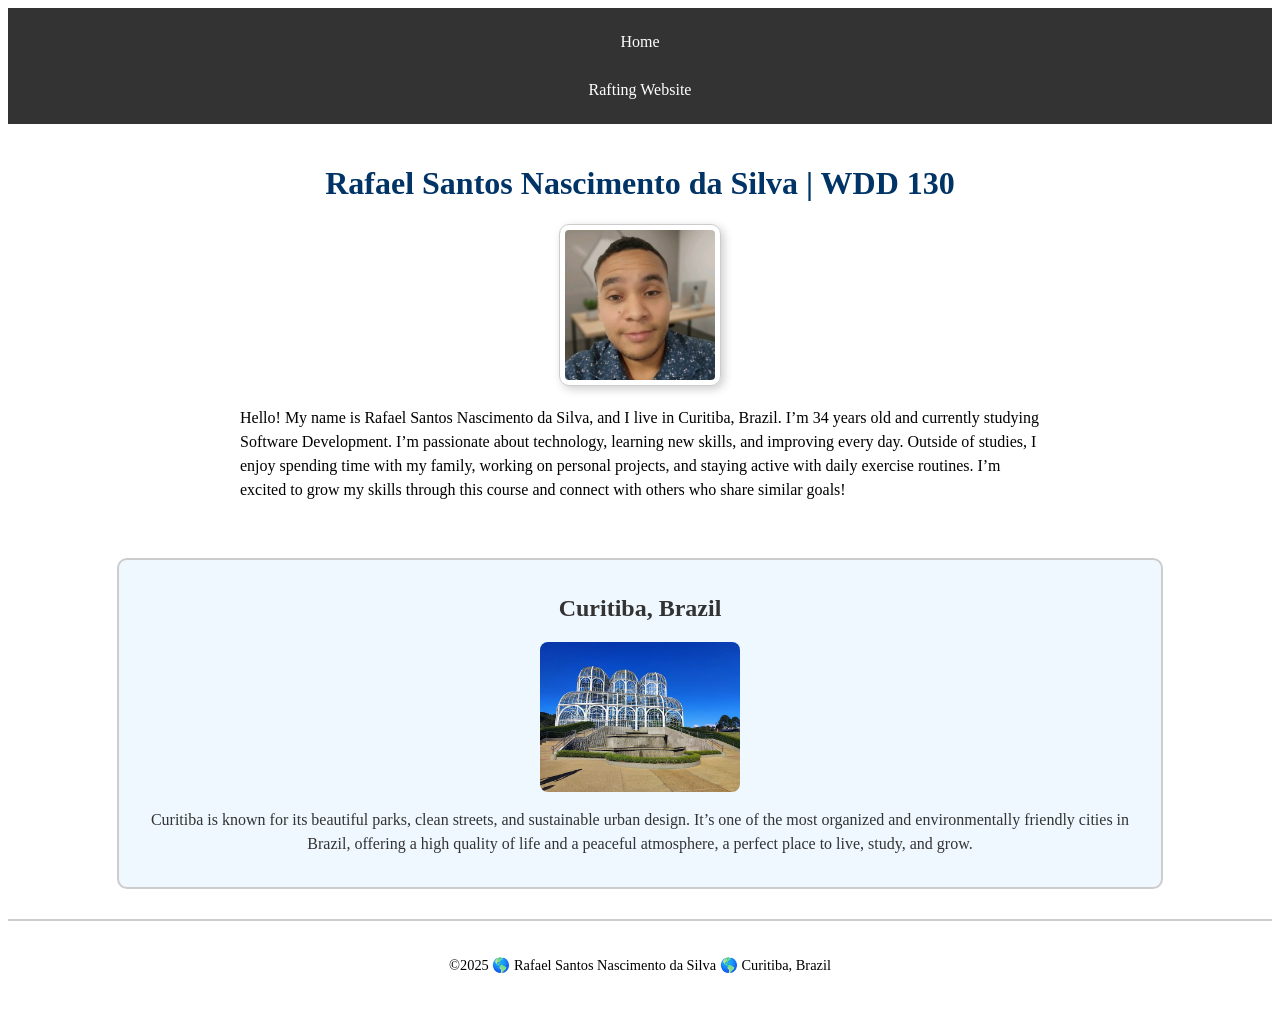
<file: index.html>
<!DOCTYPE html>
<html lang="en-US">
  <head>
    <meta charset="utf-8">
    <meta name="viewport" content="width=device-width, initial-scale=1.0">
    <title>Rafael Santos Nascimento da Silva | WDD 130</title>
    <meta name="description" content="Home page of Rafael Santos Nascimento da Silva for WDD 130.">
    <meta name="author" content="Rafael Santos Nascimento da Silva">
    <link rel="stylesheet" href="styles/styles.css">
  </head>

  <body>
    <header>
      <nav>
        <a href="#">Home</a>
        <a href="wwr/">Rafting Website</a>
      </nav>
    </header>

    <main>
      <h1>Rafael Santos Nascimento da Silva | WDD 130</h1>
      
      <img 
        src="images/profile.jpeg" 
        alt="Hello! My name is Rafael Santos Nascimento da Silva" 
        width="200">
      
      <p>
        Hello! My name is Rafael Santos Nascimento da Silva, and I live in Curitiba, Brazil.
        I’m 34 years old and currently studying Software Development. I’m passionate about 
        technology, learning new skills, and improving every day. Outside of studies, I enjoy 
        spending time with my family, working on personal projects, and staying active with 
        daily exercise routines. I’m excited to grow my skills through this course and connect 
        with others who share similar goals!
      </p>
    </main>

    <aside>
      <h2>Curitiba, Brazil</h2>

      <img src="images/curitiba.webp" alt="Botanical Garden in Curitiba, Brazil">
      
      <p>
        Curitiba is known for its beautiful parks, clean streets, and sustainable urban design. 
        It’s one of the most organized and environmentally friendly cities in Brazil, offering a 
        high quality of life and a peaceful atmosphere, a perfect place to live, study, and grow.
      </p>
    </aside>

    <footer>
      <p>©2025 🌎 Rafael Santos Nascimento da Silva 🌎 Curitiba, Brazil</p>
    </footer>
  </body>
</html>
</file>
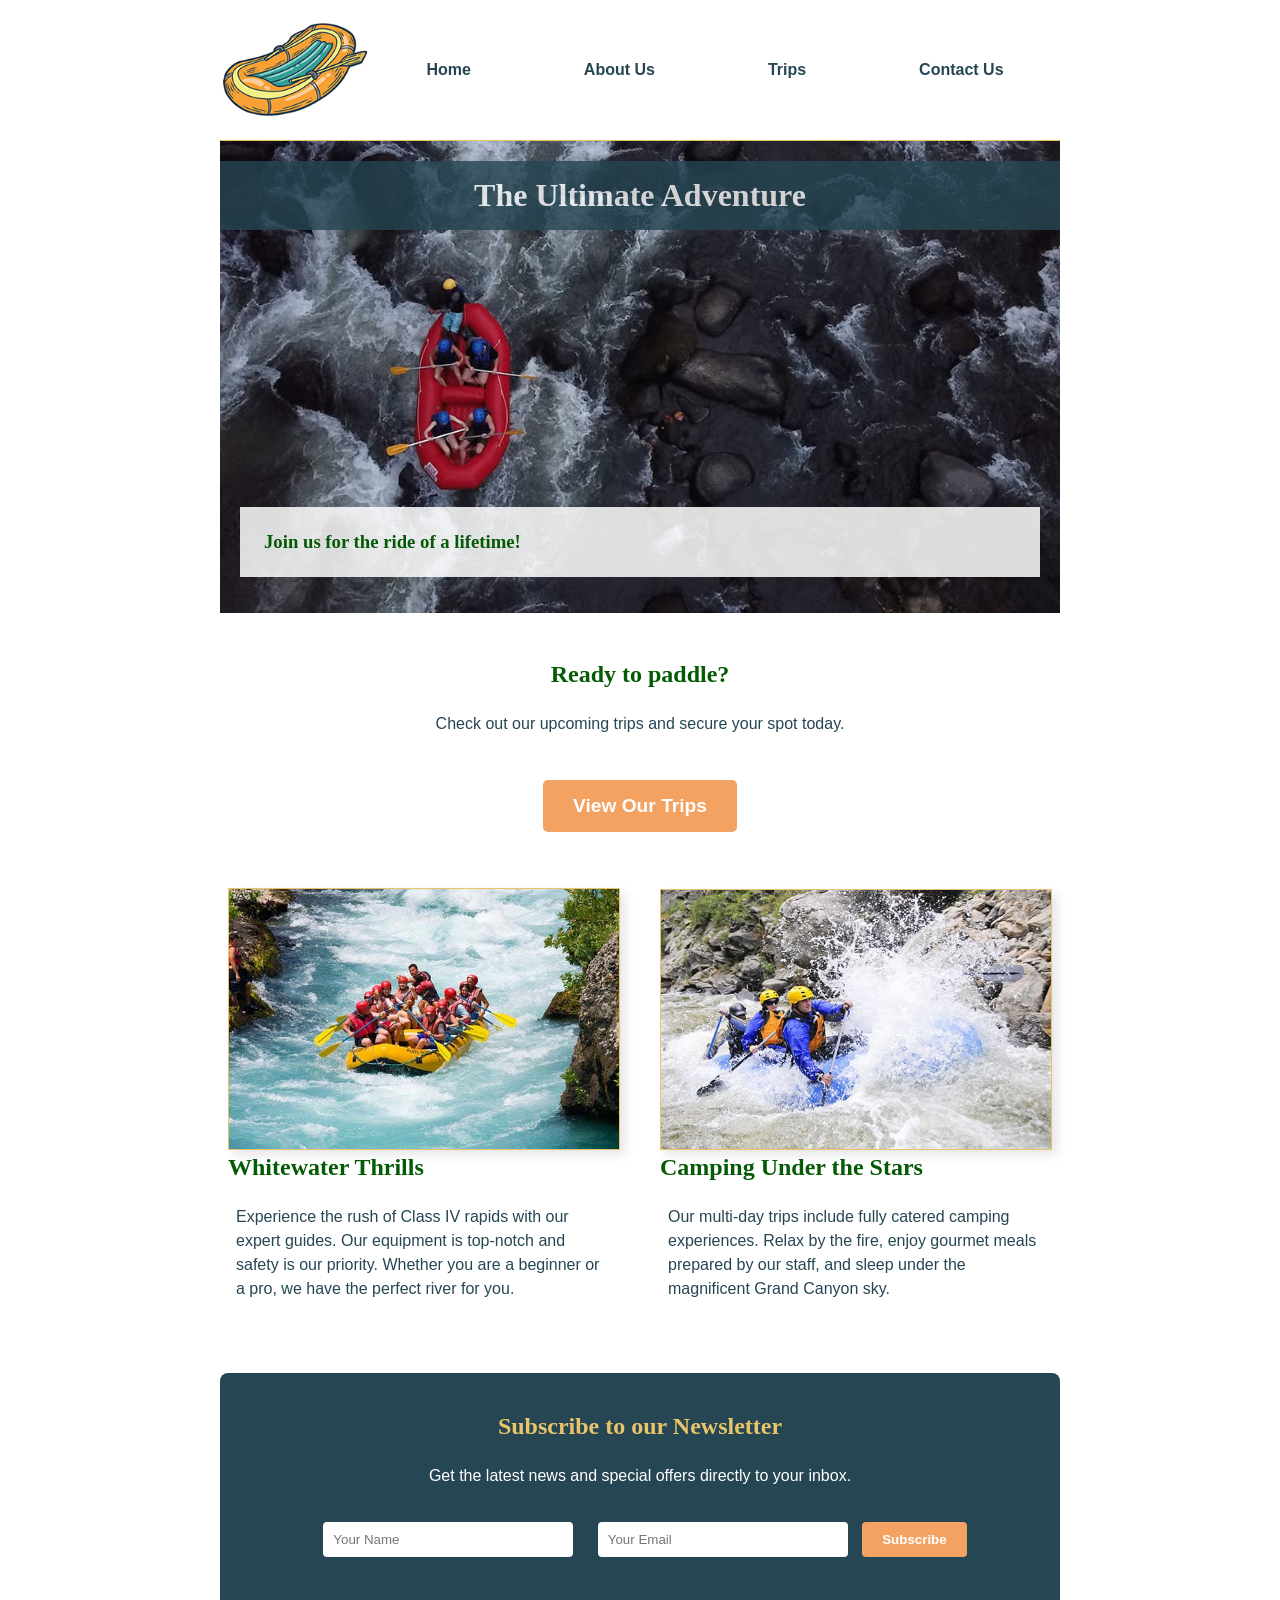
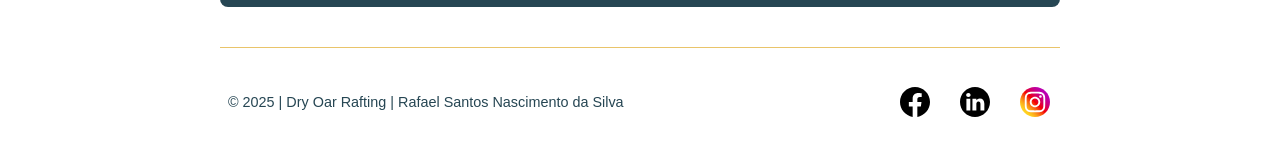
<file: wwr/index.html>
<!DOCTYPE html>
<html lang="en-US">
<head>
    <meta charset="UTF-8">
    <meta name="viewport" content="width=device-width, initial-scale=1.0">
    <title>Home | Dry Oar Rafting</title>
    <meta name="description" content="Welcome to Dry Oar Rafting. Experience the best whitewater rafting adventures in the Grand Canyon.">
    <meta name="author" content="Rafael Santos Nascimento da Silva">
    <link rel="stylesheet" href="styles/rafting.css">
</head>
<body>

    <header>
        <img src="images/sua-logo.png" alt="Dry Oar Rafting Logo">
        <nav>
            <a href="index.html">Home</a>
            <a href="about.html">About Us</a>
            <a href="trips.html">Trips</a>
            <a href="contact.html">Contact Us</a>
        </nav>
    </header>

    <main>
        <div class="hero">
            <img src="images/hero-background.jpg" alt="Rafting Adventure">
            <h1>The Ultimate Adventure</h1>
            <article>
                <h3>Join us for the ride of a lifetime!</h3>
            </article>
        </div>
        
        <div style="text-align: center; margin: 3rem 0;">
            <h2>Ready to paddle?</h2>
            <p>Check out our upcoming trips and secure your spot today.</p>
            <a href="trips.html" class="cta-button">View Our Trips</a>
        </div>

        <section class="home-grid">
            <div class="grid-item">
                <img src="images/adventure1.jpg" alt="Whitewater Rafting Group">
                <h2>Whitewater Thrills</h2>
                <p>Experience the rush of Class IV rapids with our expert guides. Our equipment is top-notch and safety is our priority. Whether you are a beginner or a pro, we have the perfect river for you.</p>
            </div>
            <div class="grid-item">
                <img src="images/adventure2.jpg" alt="Camping by the river">
                <h2>Camping Under the Stars</h2>
                <p>Our multi-day trips include fully catered camping experiences. Relax by the fire, enjoy gourmet meals prepared by our staff, and sleep under the magnificent Grand Canyon sky.</p>
            </div>
        </section>

        <section class="newsletter">
            <h2>Subscribe to our Newsletter</h2>
            <p>Get the latest news and special offers directly to your inbox.</p>
            <form>
                <input type="text" placeholder="Your Name" required>
                <input type="email" placeholder="Your Email" required>
                <button type="submit">Subscribe</button>
            </form>
        </section>

    </main>

    <footer>
        <p>© 2025 | Dry Oar Rafting | Rafael Santos Nascimento da Silva</p>
        <nav class="socialmedia">
            <a href="https://facebook.com" target="_blank">
                <img src="images/facebook-icon.svg" alt="Facebook">
            </a>
            <a href="https://linkedin.com" target="_blank">
                <img src="images/linkedin-icon.svg" alt="LinkedIn">
            </a>
            <a href="https://instagram.com" target="_blank">
                <img src="images/instagram-icon.svg" alt="Instagram">
            </a>
        </nav>
    </footer>

</body>

</html>
</file>
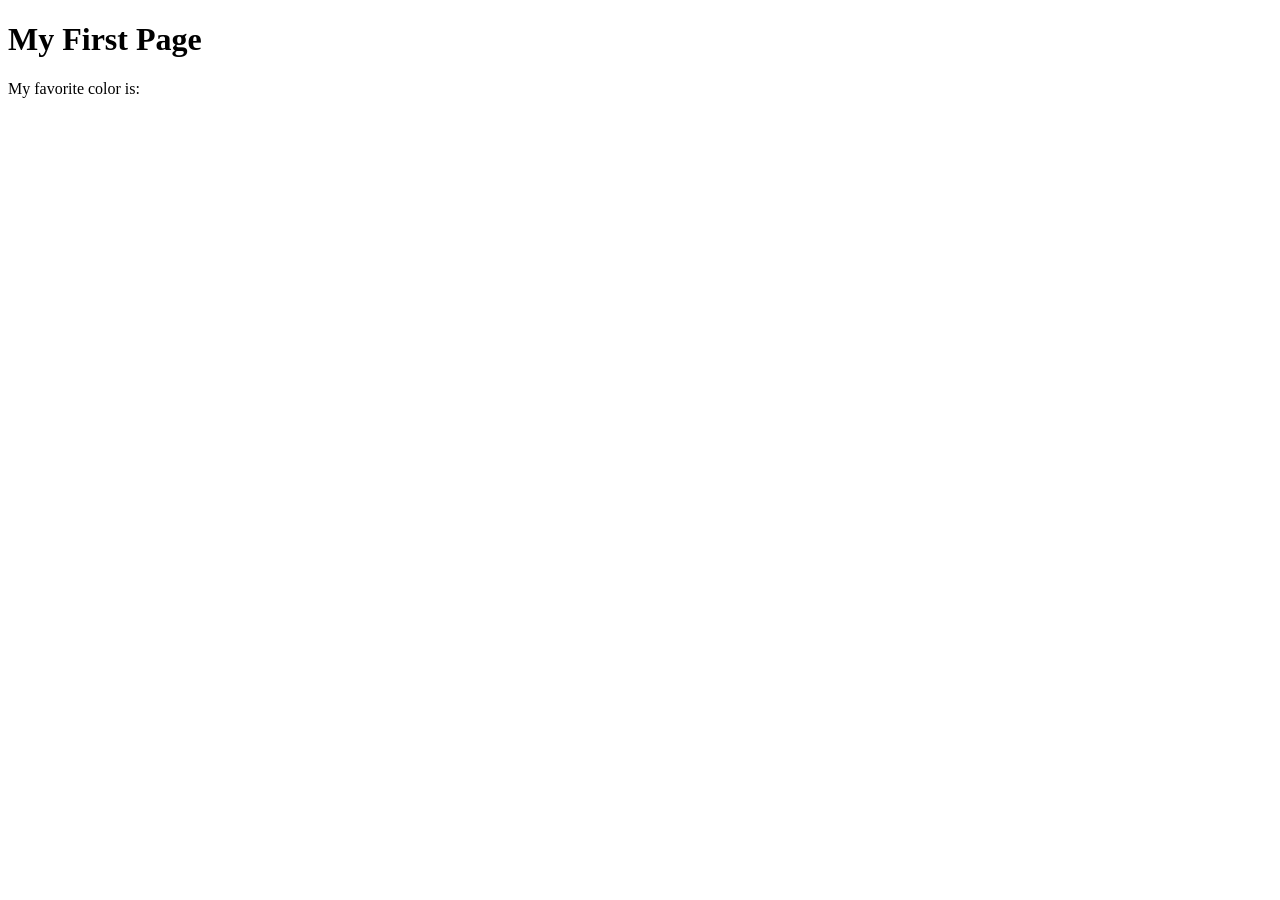
<file: week01/first-page.html>
<!DOCTYPE html>
<html lang="en">
<head>
    <meta charset="UTF-8">
    <meta name="viewport" content="width=device-width, initial-scale=1.0">
    <title>My First Page</title>
</head>
<body>
    <h1>My First Page</h1>
    <p>My favorite color is: </p>
</body>
</html>
</file>
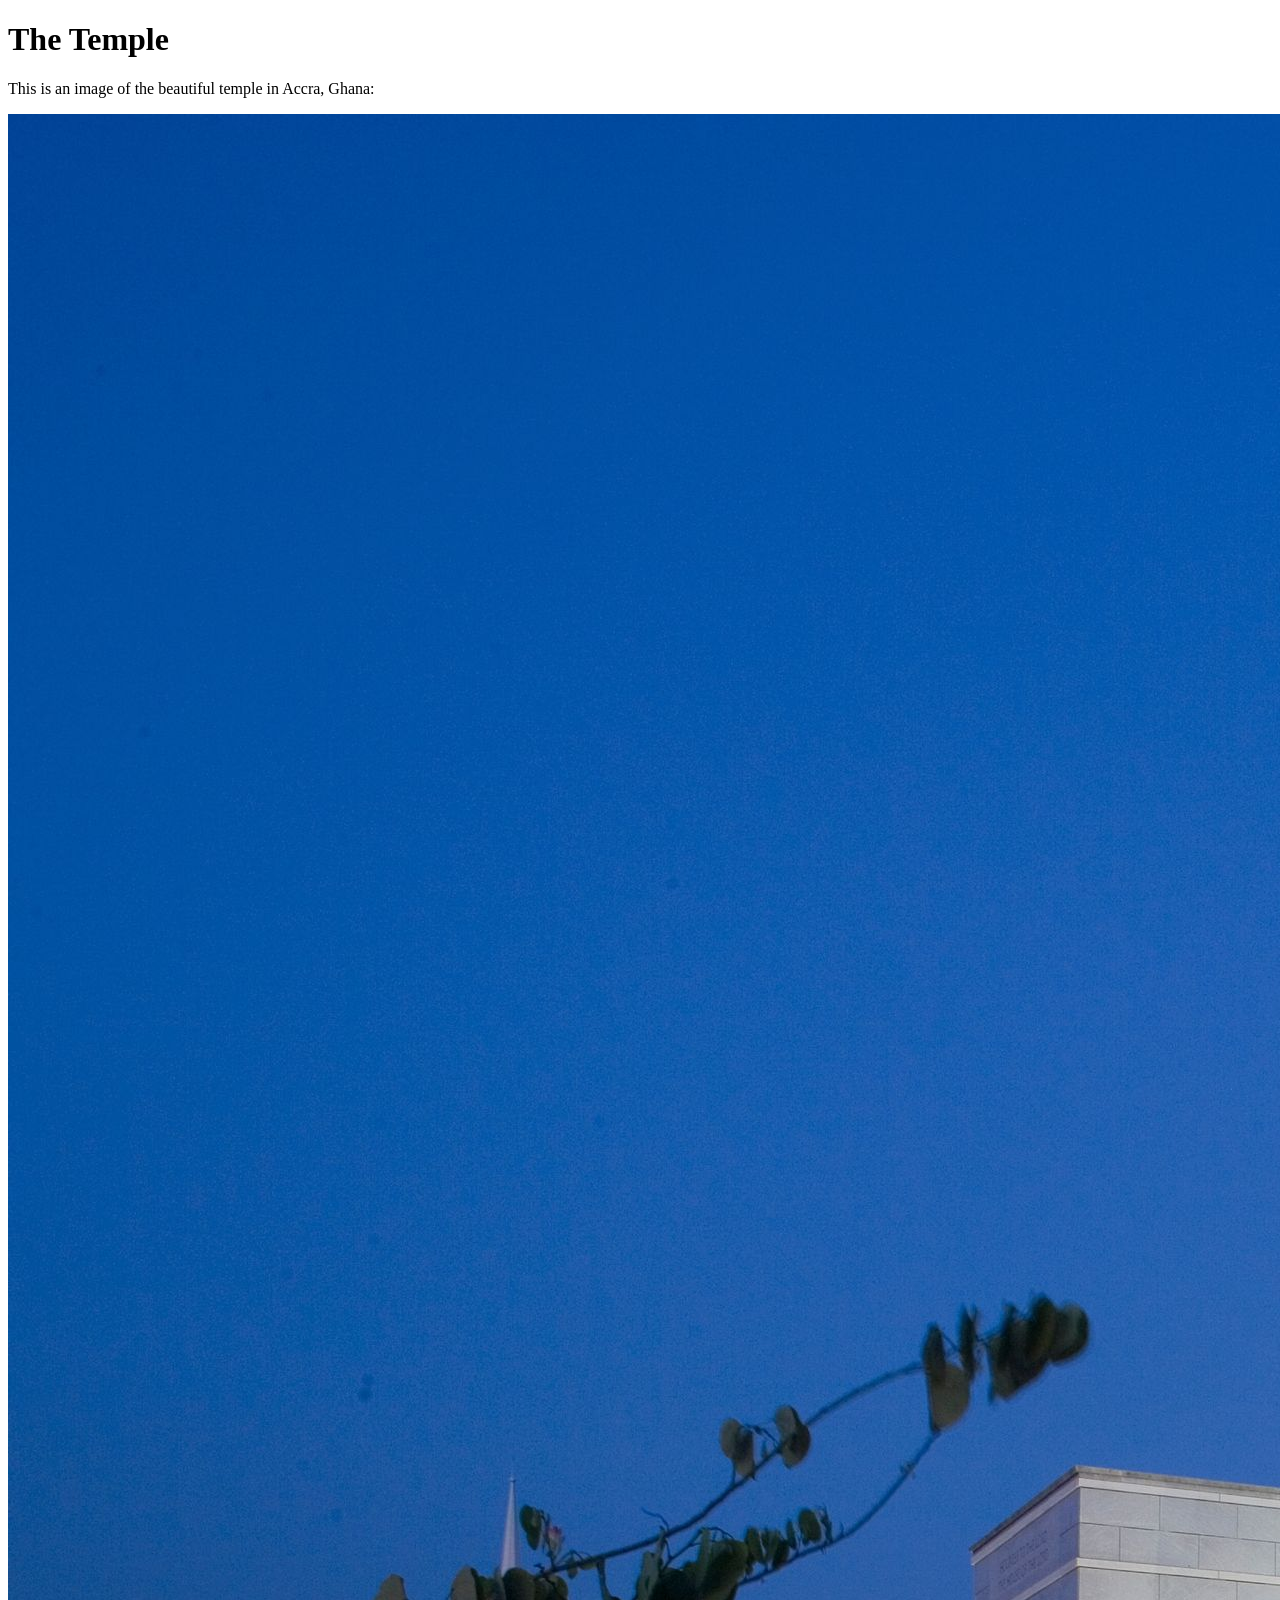
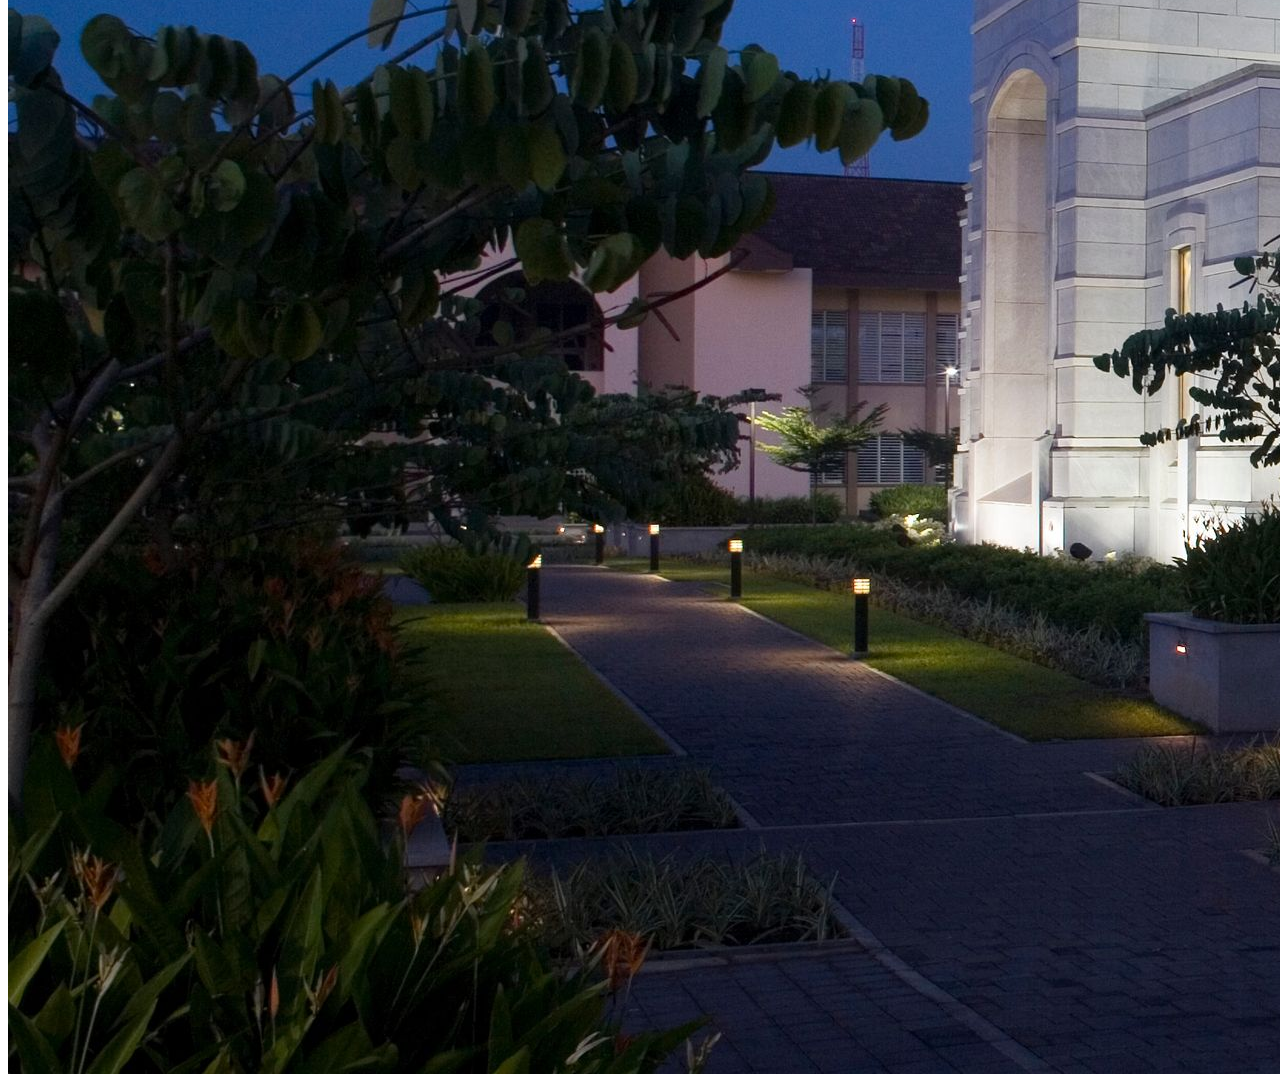
<file: week01/images.html>
<!DOCTYPE html>
<html lang="en">
<head>
    <meta charset="UTF-8">
    <meta name="viewport" content="width=device-width, initial-scale=1.0">
    <title>Temple Image</title>
</head>
<body>
    <h1>The Temple</h1>
    <p>This is an image of the beautiful temple in Accra, Ghana:</p>
    <img src="images/temple-large.jpeg" alt="The Accra Ghana Temple">
    
</body>
</html>
</file>
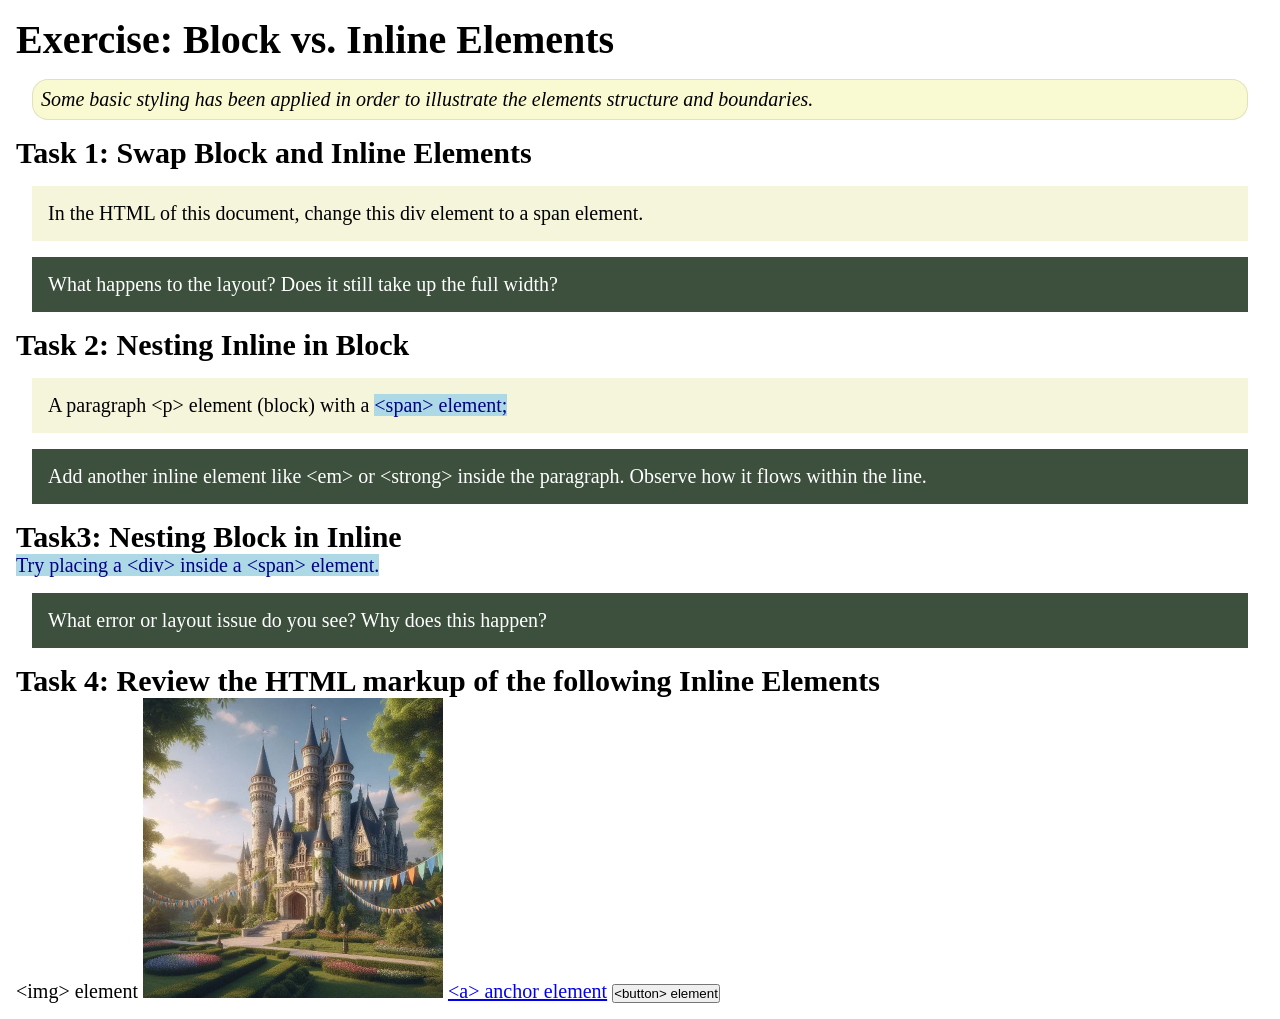
<file: week02/block-vs-inline.html>
<!DOCTYPE html>
<html lang="en">

<head>
    <meta charset="UTF-8">
    <meta name="viewport" content="width=device-width, initial-scale=1.0">
    <title>Exercise: Block vs. Inline Elements</title>
    <link rel="stylesheet" href="styles/block-vs-inline.css">
</head>

<body>
    <main>
        <h1>Exercise: Block vs. Inline Elements</h1>
        <p class="note">Some basic styling has been applied in order to illustrate the elements structure and
            boundaries.</p>

        <h2>Task 1: Swap Block and Inline Elements</h2>
        <div>In the HTML of this document, change this div element to a span element.</div>

        <p class="question">What happens to the layout? Does it still take up the full width?</p>

        <h2>Task 2: Nesting Inline in Block</h2>
        <p>A paragraph &lt;p&gt; element (block) with a <span>&lt;span&gt; element;</span></p>
        <p class="question">Add another inline element like &lt;em&gt; or &lt;strong&gt; inside the paragraph. Observe
            how it flows within the line.</p>

        <h2>Task3: Nesting Block in Inline</h2>
        <span>Try placing a &lt;div&gt; inside a &lt;span&gt; element.</span>
            <p class="question">What error or layout issue do you see? Why does this happen?</p>


            <h2>Task 4: Review the HTML markup of the following Inline Elements</h2>
        &lt;img&gt; element
        <img src="images/castle.webp" alt="placeholder image (images are inline)" width="300" height="300">
        <a href="https://churchofjesuschrist.org">&lt;a&gt; anchor element</a>
        <button type="button">&lt;button&gt; element</button>
    </main>
</body>

</html>
</file>
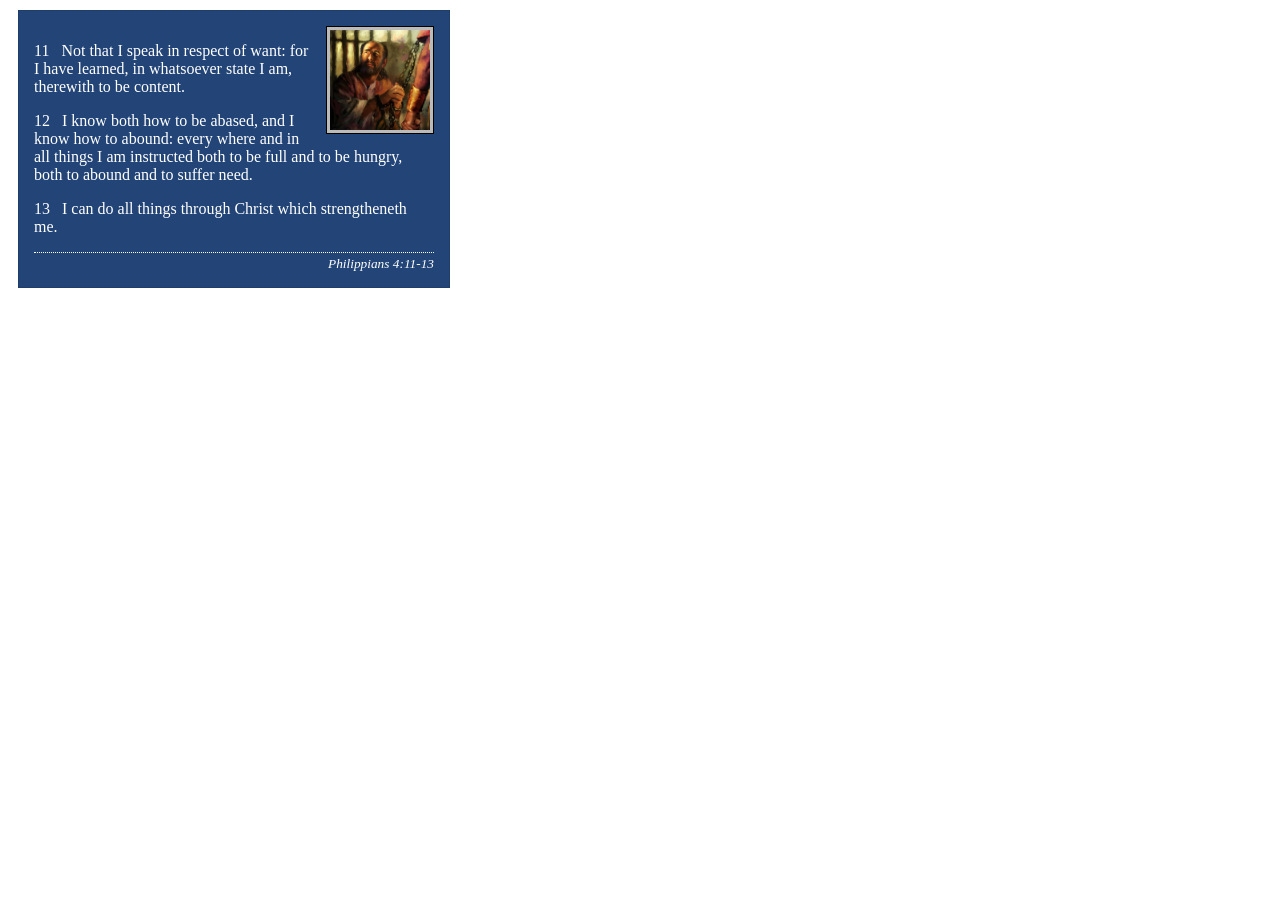
<file: week02/box-model-solution.html>
<!DOCTYPE html>
<html lang="en">
<head>
    <meta charset="UTF-8">
    <meta name="viewport" content="width=device-width, initial-scale=1.0">
    <title>Box Model Activity</title>
    <link rel="stylesheet" href="styles/box-model-solution.css">
</head>
<body>
    <main>
        <div class="callout">
            <img src="images/apostle-paul-imprisoned.webp" alt="Paul the Apostle - Imprisoned in Rome" width="200" height="200">
            <blockquote>
                <p>11 &nbsp; Not that I speak in respect of want: for I have learned, in whatsoever state I am, therewith to be content.</p>
                <p>12 &nbsp; I know both how to be abased, and I know how to abound: every where and in all things I am instructed both to be full and to be hungry, both to abound and to suffer need.</p>
                <p>13 &nbsp; I can do all things through Christ which strengtheneth me.</p>
            </blockquote>
            <cite>Philippians 4:11-13</cite>
        </div>
    </main>
</body>
</html>
</file>
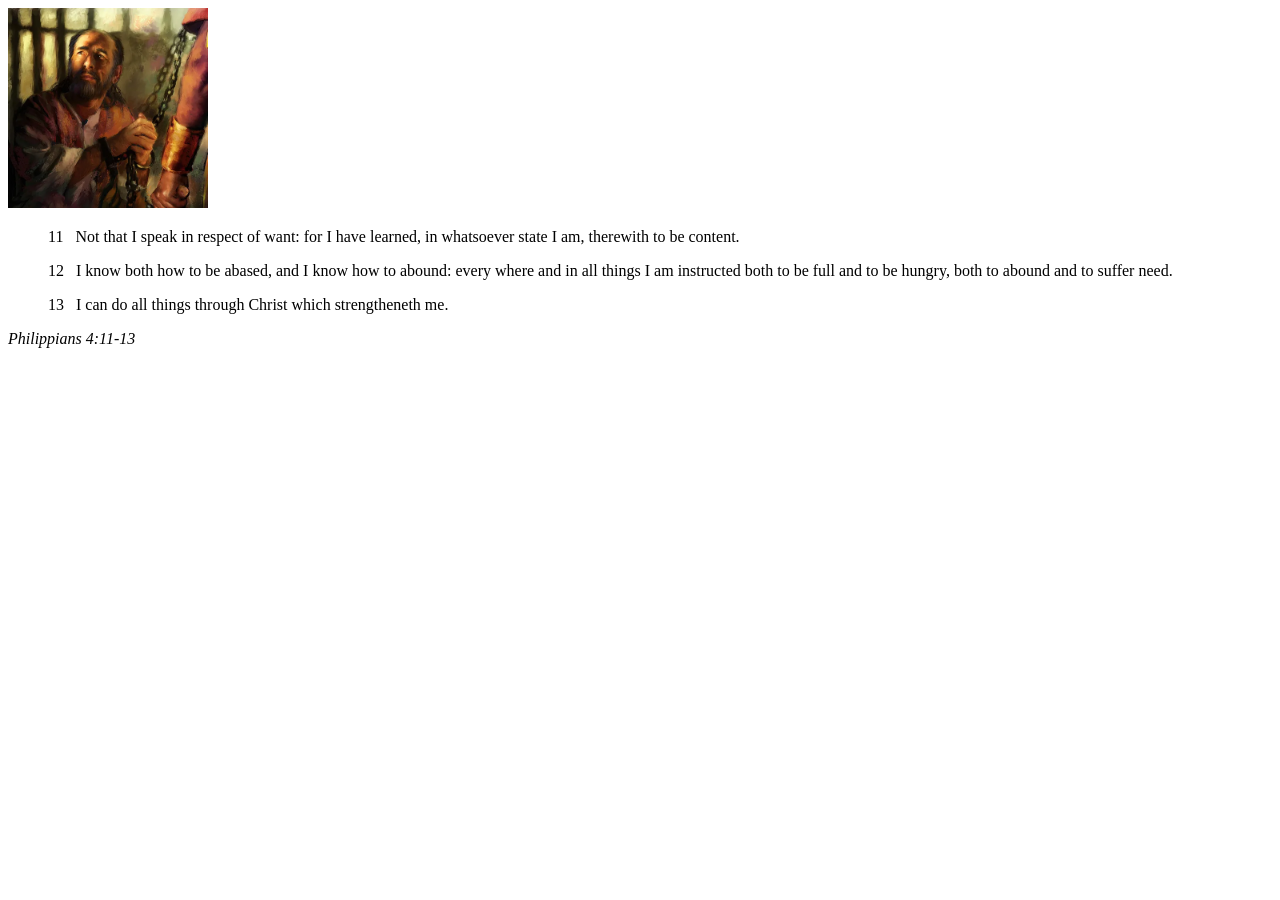
<file: week02/box-model.html>
<!DOCTYPE html>
<html lang="en">
<head>
    <meta charset="UTF-8">
    <meta name="viewport" content="width=device-width, initial-scale=1.0">
    <title>Box Model Activity</title>
</head>
<body>
    <main>
        <div class="callout">
            <img src="images/apostle-paul-imprisoned.webp" alt="Paul the Apostle - Imprisoned in Rome" width="200" height="200">
            <blockquote>
                <p>11 &nbsp; Not that I speak in respect of want: for I have learned, in whatsoever state I am, therewith to be content.</p>
                <p>12 &nbsp; I know both how to be abased, and I know how to abound: every where and in all things I am instructed both to be full and to be hungry, both to abound and to suffer need.</p>
                <p>13 &nbsp; I can do all things through Christ which strengtheneth me.</p>
            </blockquote>
            <cite>Philippians 4:11-13</cite>
        </div>
    </main>
</body>
</html>
</file>
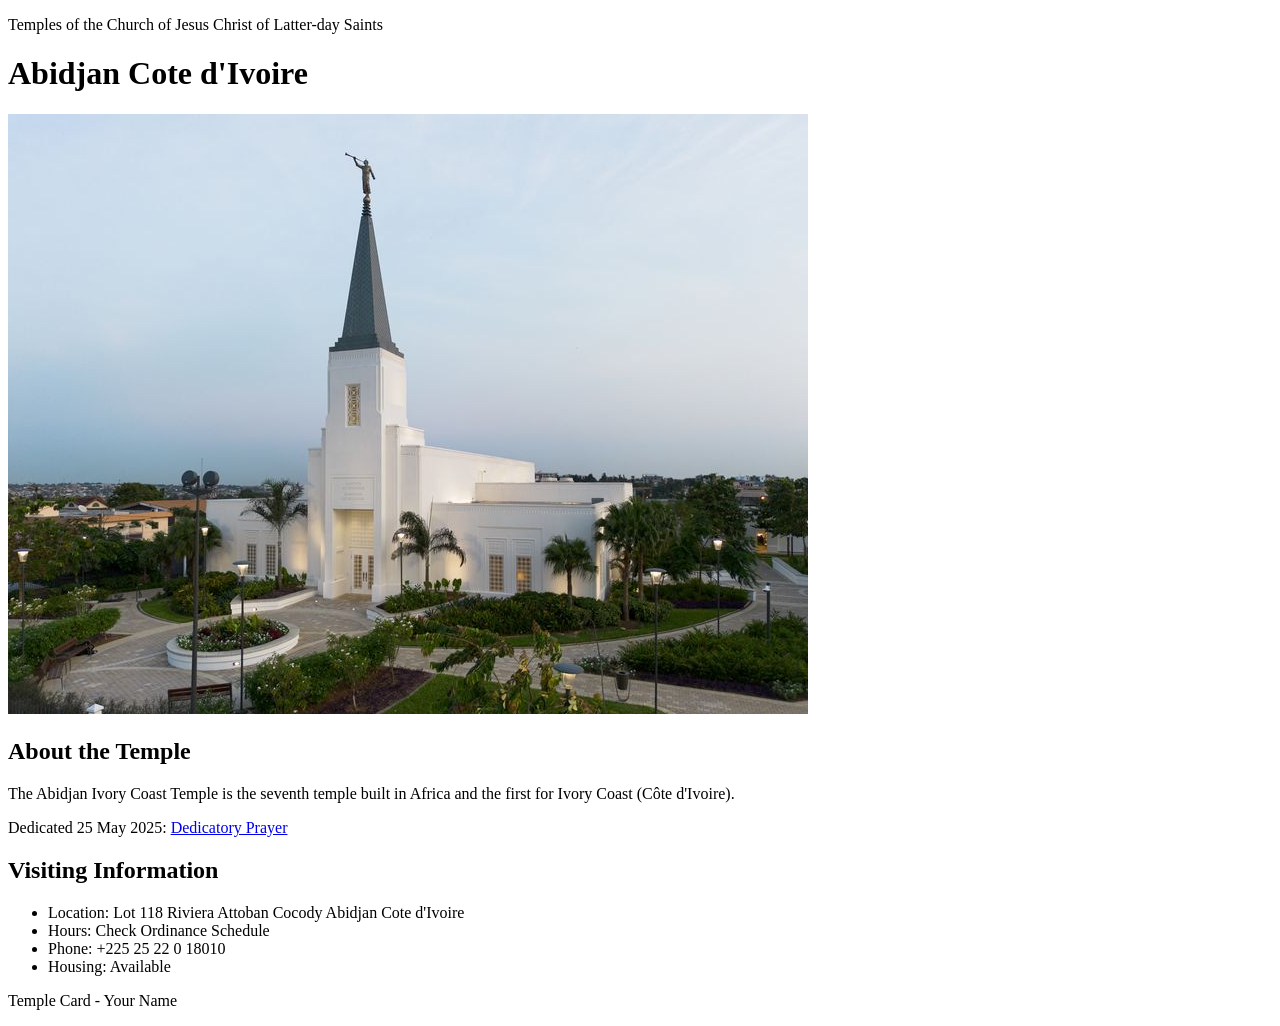
<file: week02/temple.html>
<!DOCTYPE html>
<html lang="en">

<head>
    <meta charset="UTF-8">
    <meta name="viewport" content="width=device-width, initial-scale=1.0">
    <title>Temple Card - Abidjan Cote d'Ivoire</title>
</head>

<body>
    <header>
        <p>Temples of the Church of Jesus Christ of Latter-day Saints</p>
    </header>
    <main>
        <h1>Abidjan Cote d'Ivoire</h1>
        <picture>
            <img src="images/abidjan-ivory-coast.jpeg" alt="Abidjan Cote d'Ivoire Temple">
        </picture>
        <section>
            <h2>About the Temple</h2>
            <p>The Abidjan Ivory Coast Temple is the seventh temple built in Africa and the first for Ivory Coast (Côte
                d'Ivoire).</p>
            <p>Dedicated 25 May 2025: <a
                    href="https://www.churchofjesuschrist.org/temples/dedicatory-prayer/abidjan-ivory-coast-temple/2025-05-25?lang=eng"
                    target="_blank" rel="noopener noreferrer">Dedicatory Prayer</a></p>
        </section>
        <section>
            <h2>Visiting Information</h2>
            <ul>
                <li>Location: Lot 118 Riviera Attoban Cocody Abidjan Cote d'Ivoire</li>
                <li>Hours: Check Ordinance Schedule</li>
                <li>Phone: +225 25 22 0 18010</li>
                <li>Housing: Available</li>
            </ul>
        </section>
    </main>
    <footer>
        <p>Temple Card - Your Name</p>
    </footer>
</body>

</html>
</file>
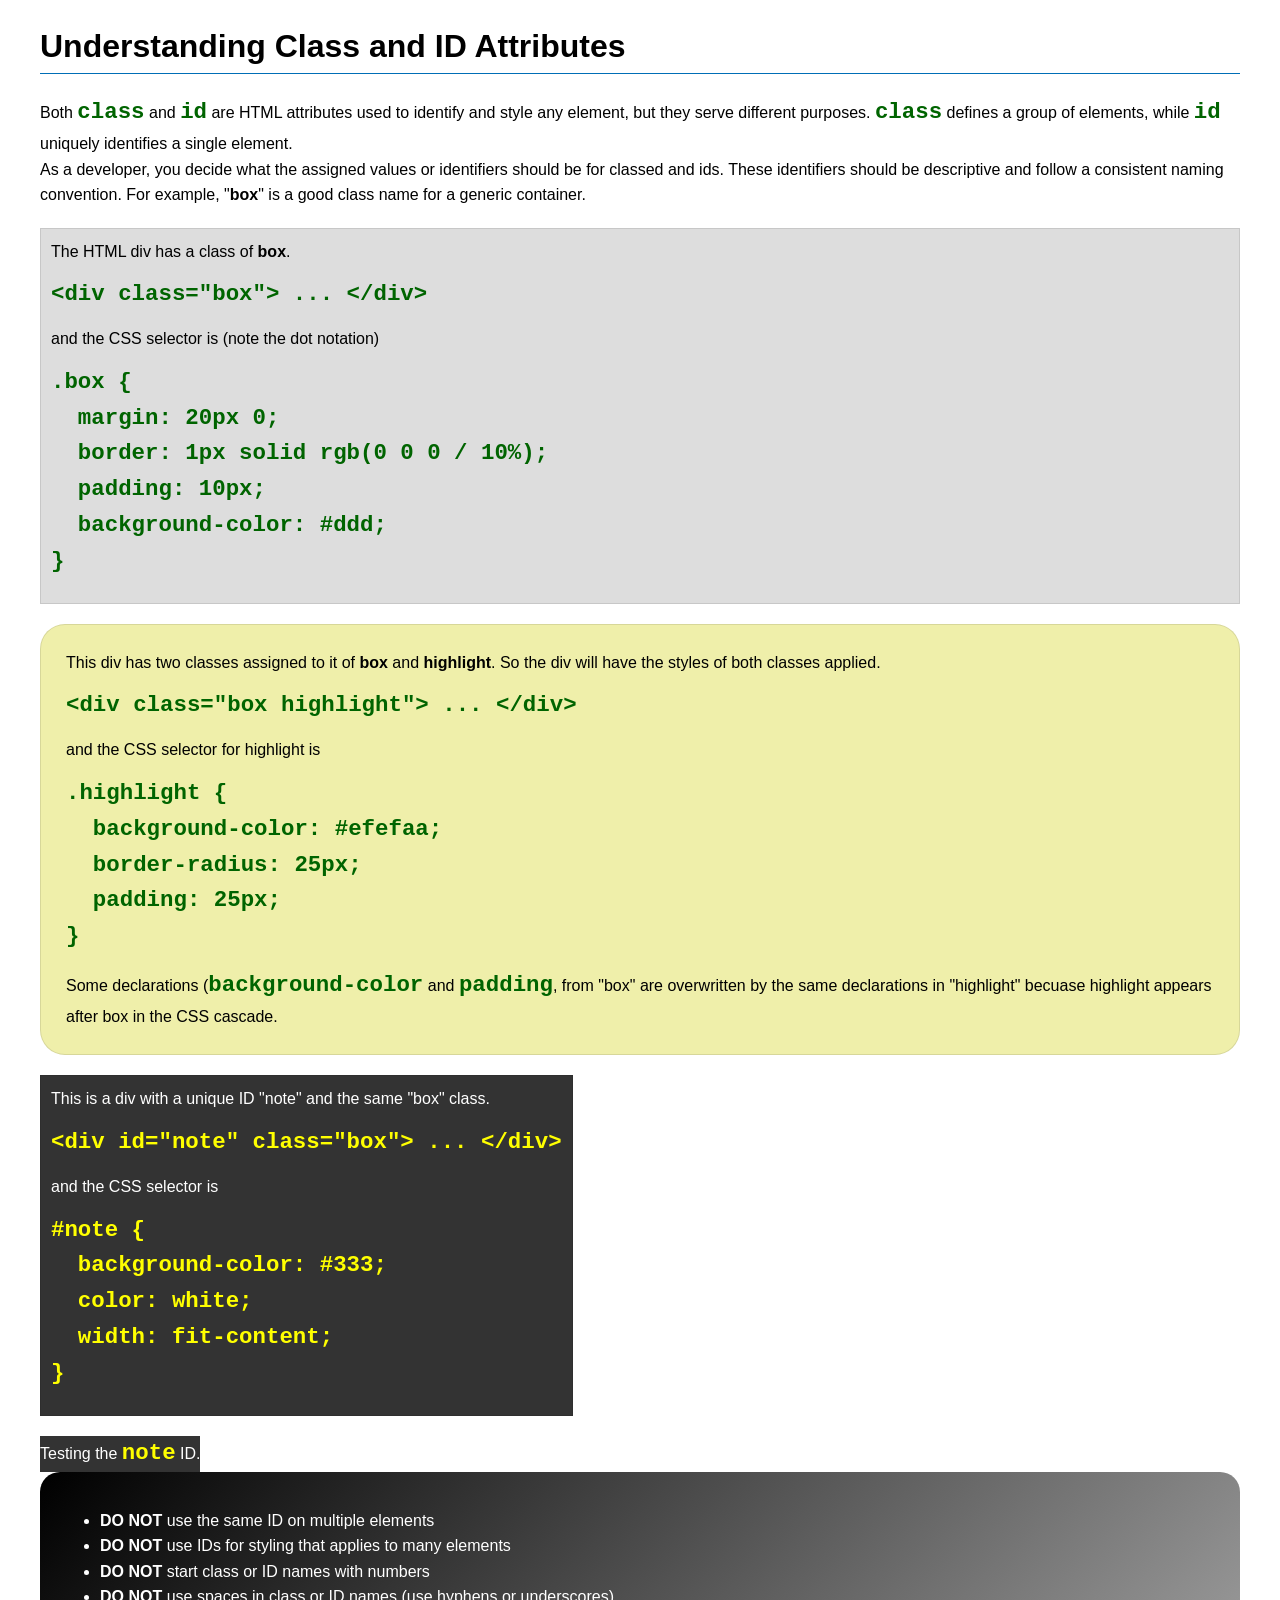
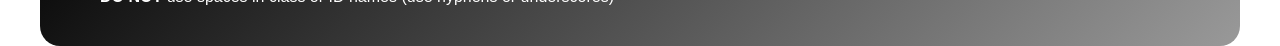
<file: week03/class-and-id.html>
<!DOCTYPE html>
<html lang="en">

<head>
    <meta charset="UTF-8">
    <meta name="viewport" content="width=device-width, initial-scale=1.0">
    <title>Class vs ID Attributes</title>
    <link rel="stylesheet" href="styles/class-and-id.css">
</head>

<body>
    <h1>Understanding Class and ID Attributes</h1>
    <p>Both <code>class</code> and <code>id</code> are HTML attributes used to identify and style any element, but they
        serve different purposes. <code>class</code> defines a group of elements, while <code>id</code> uniquely
        identifies a single element.</p>
    <p>As a developer, you decide what the assigned values or identifiers should be for classed and ids. These
        identifiers should be
        descriptive and follow a consistent naming convention. For example, "<strong>box</strong>" is a good class name
        for a generic container.</p>
    <div class="box">
        <p>The HTML div has a class of <strong>box</strong>.</p>
        <pre><code class="html">&lt;div class="box"&gt; ... &lt;/div&gt;</code></pre>
        and the CSS selector is (note the dot notation)
        <pre><code class="css">.box {
  margin: 20px 0;
  border: 1px solid rgb(0 0 0 / 10%);
  padding: 10px;
  background-color: #ddd; 
}</code></pre>
    </div>

    <div class="box highlight">
        <p>This div has two classes assigned to it of <strong>box</strong> and <strong>highlight</strong>. So the div
            will have the styles of both classes applied.</p>
        <pre><code class="html">&lt;div class="box highlight"&gt; ... &lt;/div&gt;</code></pre>
        and the CSS selector for highlight is
        <pre><code class="css">.highlight {
  background-color: #efefaa;
  border-radius: 25px;
  padding: 25px;
}</code></pre>
<p>Some declarations (<code>background-color</code> and <code>padding</code>, from "box" are overwritten by the same declarations in "highlight" becuase highlight appears after box in the CSS cascade.</p>
    </div>

    <div id="note" class="box">
        <p>This is a div with a unique ID "note" and the same "box" class.</p>
        <pre><code class="html">&lt;div id="note" class="box"&gt; ... &lt;/div&gt;</code></pre>
        and the CSS selector is
        <pre><code class="css">#note {
  background-color: #333;
  color: white;
  width: fit-content;
}</code></pre>
    </div>

    <div id="note">
        <p>Testing the <code>note</code> ID.</p>
    </div>

    <section id="best-practice">
        <ul>
            <li><strong>DO NOT</strong> use the same ID on multiple elements</li>
            <li><strong>DO NOT</strong> use IDs for styling that applies to many elements</li>
            <li><strong>DO NOT</strong> start class or ID names with numbers</li>
            <li><strong>DO NOT</strong> use spaces in class or ID names (use hyphens or underscores)</li>
        </ul>
    </section>




</body>

</html>
</file>
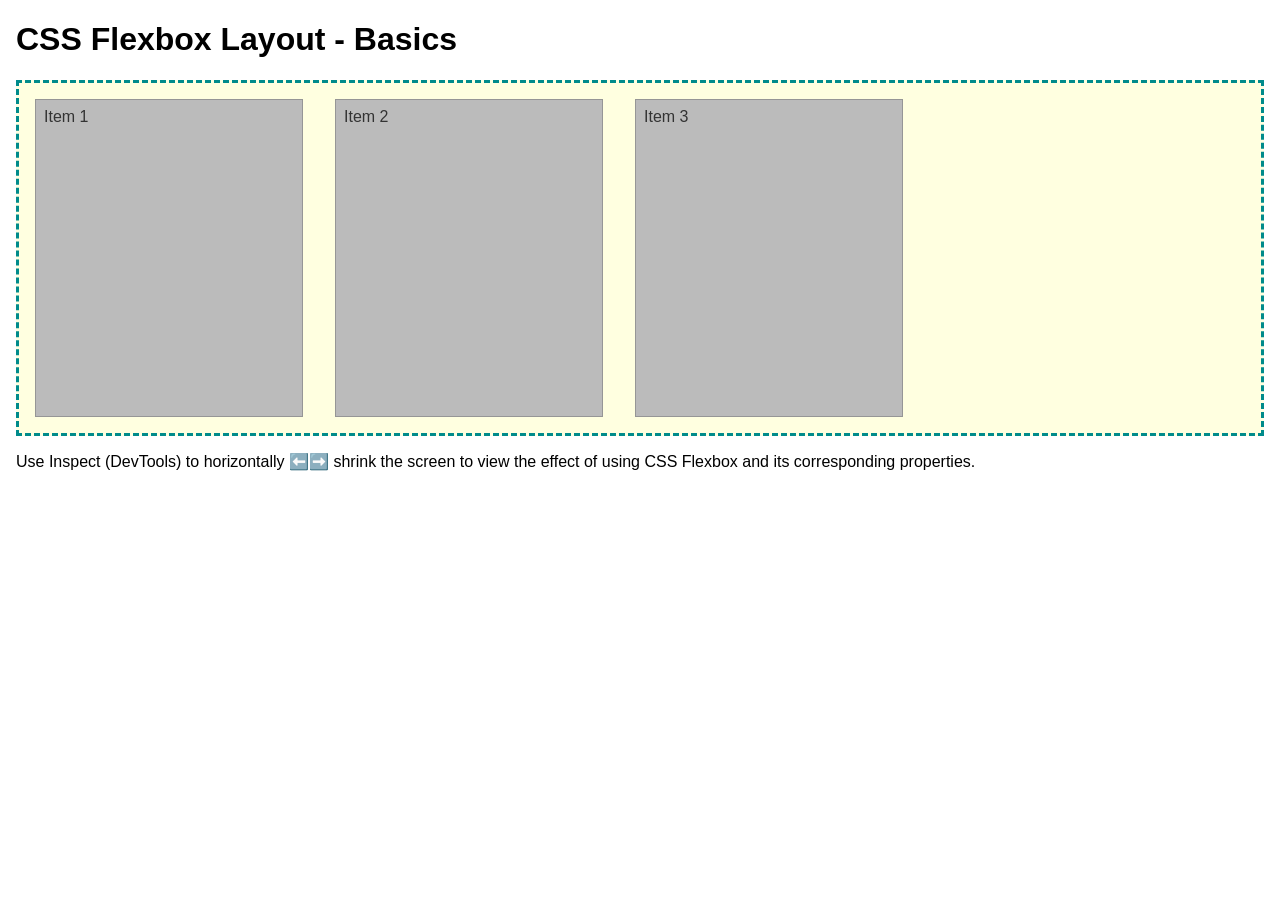
<file: week04/flexbox-layout.html>
<!DOCTYPE html>
<html lang="en">
<head>
    <meta charset="UTF-8">
    <meta name="viewport" content="width=device-width, initial-scale=1.0">
    <title>CSS Flexbox Layout - Basics</title>
    <link rel="stylesheet" href="styles/flexbox.css">
</head>
<body>
    <main>
        <h1>CSS Flexbox Layout - Basics</h1>
        <div class="flex-container">
            <div class="flex-item item1">Item 1</div>
            <div class="flex-item item2">Item 2</div>
            <div class="flex-item item3">Item 3</div>
        </div>
        <p>Use Inspect (DevTools) to horizontally ⬅️➡️ shrink the screen to view the effect of using CSS Flexbox and its corresponding properties.</p>
    </main>
</body>
</html>
</file>
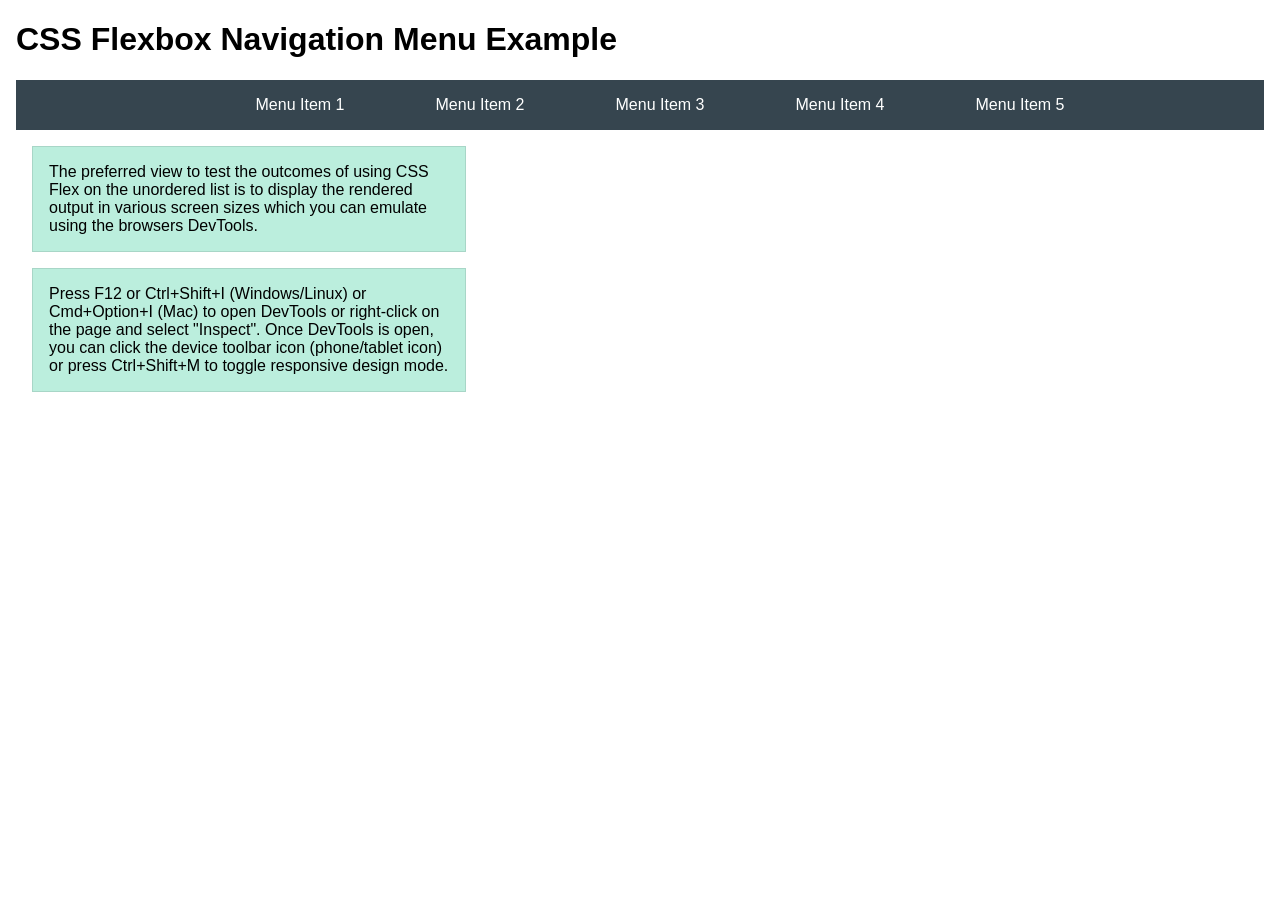
<file: week04/flexbox-menu.html>
<!DOCTYPE html>
<html lang="en">
<head>
    <meta charset="UTF-8">
    <meta name="viewport" content="width=device-width, initial-scale=1.0">
    <title>CSS Flexbox - Navigation Menu</title>
    <link rel="stylesheet" href="styles/flexbox-menu.css">
</head>
<body>
    <main>
        <h1>CSS Flexbox Navigation Menu Example</h1>
        <nav>
            <ul>
                <li><a href="#">Menu Item 1</a></li>
                <li><a href="#">Menu Item 2</a></li>
                <li><a href="#">Menu Item 3</a></li>
                <li><a href="#">Menu Item 4</a></li>
                <li><a href="#">Menu Item 5</a></li>
            </ul>
        </nav>
        <p>The preferred view to test the outcomes of using CSS Flex on the unordered list is to display the rendered output in various screen sizes which you can emulate using the browsers DevTools.</p>

        <p>Press F12 or Ctrl+Shift+I (Windows/Linux) or Cmd+Option+I (Mac) to open DevTools or right-click on the page and select "Inspect". Once DevTools is open, you can click the device toolbar icon (phone/tablet icon) or press Ctrl+Shift+M to toggle responsive design mode.</p>

                      
        
    </main>
</body>
</html>
</file>
<file: styles/styles.css>
nav {
  background-color: #333;
  padding: 10px;
  text-align: center;
}

nav a {
  color: white;
  padding: 15px;
  display: block;      
  text-decoration: none;
}

h1 {
  color: #003366;
  text-align: center;
}

main {
  max-width: 800px;
  margin: 0 auto;
  padding: 20px;
}

main img {
  width: 150px;
  height: auto;
  border-radius: 10px;
  border: 1px solid #ccc;
  padding: 5px;
  box-shadow: 3px 3px 10px rgba(0,0,0,0.2);
  display: block;
  margin: 20px auto;
}

p {
  padding: 0;          
  line-height: 1.5;
  margin-bottom: 1em;  
}

aside {
  width: 80%;
  margin: 20px auto;
  border: 2px solid #ccc;
  padding: 15px;
  background-color: #f0f8ff;
  color: #333;
  border-radius: 10px;
  text-align: center;
}

aside img {
  width: 200px;
  height: auto;
  display: block;
  margin: 0 auto 10px;
  border-radius: 8px;
}

footer {
  margin-top: 30px;
  border-top: 2px solid #ccc;
  text-align: center;
  padding: 20px 0;
  font-size: 0.9em;
}
</file>
<file: wwr/styles/rafting.css>
/* =========================================
   VARIÁVEIS E CONFIGURAÇÕES GERAIS
   ========================================= */
:root {
  --primary-color: #055a05; 
  --secondary-color: #f4a261;
  --accent1-color: #264653; 
  --accent2-color: #e9c46a; 
  --heading-font: "Georgia", serif;
  --body-font: Arial, Helvetica, sans-serif;
}

* {
  margin: 0;
  padding: 0;
  box-sizing: border-box;
}

body {
  font-family: var(--body-font);
  color: var(--accent1-color);
}

h1, h2, h3 {
  font-family: var(--heading-font);
  color: var(--primary-color);
}

p {
    line-height: 1.5;
}

/* =========================================
   ESTRUTURA DO LAYOUT (HEADER, MAIN, FOOTER)
   ========================================= */
header, main, footer {
  width: 840px; /* Largura fixa solicitada no curso */
  margin: 0 auto;
}

/* --- HEADER --- */
header {
  display: grid;
  grid-template-columns: auto 1fr;
  align-items: center;
  padding: 20px 0;
  border-bottom: 1px solid var(--accent2-color);
}

header img {
  max-width: 150px; 
  height: auto;
}

/* --- NAVEGAÇÃO --- */
nav {
  display: flex;
  justify-content: space-around;
}

nav a {
  text-decoration: none;
  color: var(--accent1-color);
  padding: 10px;
  font-weight: bold;
  transition: 0.3s;
}

nav a:hover {
  background-color: var(--secondary-color);
  color: #fff;
  border-radius: 4px;
}

/* --- RODAPÉ (FOOTER) --- */
footer {
    display: flex;
    justify-content: space-between;
    align-items: center;
    padding: 20px 0;
    margin-top: 20px;
    border-top: 1px solid var(--accent2-color);
    font-size: 0.9rem;
}

.socialmedia img {
    width: 30px;
    margin-left: 10px;
}

/* =========================================
   CONTEÚDO DAS PÁGINAS (GERAL)
   ========================================= */
p, section, article {
  margin: 16px 0;
  padding: 8px;
}

/* --- HERO SECTION --- */
.hero {
  position: relative;
}

.hero img {
  display: block;
  width: 100%;
  height: auto;
}

.hero h1 {
  position: absolute;
  top: 20px;
  width: 100%;
  padding: 16px;
  text-align: center;
  opacity: 0.8;
  background-color: var(--accent1-color);
  color: #fff;
  margin: 0; 
}

.hero article {
  position: absolute;
  bottom: 20px;
  left: 20px;
  right: 20px;
  background-color: rgba(255, 255, 255, 0.85); 
  color: var(--accent1-color);
  padding: 1.5rem;
}

.hero article img {
  float: right;
  width: 125px;
  margin-left: 15px;
}

/* --- GALERIA DE AVENTURAS (ABOUT PAGE) --- */
.gallery {
  display: flex;
  justify-content: space-between;
  flex-wrap: wrap;
  gap: 10px;
  margin-top: 20px;
}

.gallery img {
    max-width: 100%;
}

/* =========================================
   PÁGINA DE CONTATO (CONTACT US)
   ========================================= */

/* Layout Grid: Informações na Esquerda, Form na Direita */
.contact-grid {
  display: grid;
  grid-template-columns: 1fr 1fr;
  gap: 2rem;
  margin-top: 2rem;
}

/* --- INFO DA EMPRESA E MAPA --- */
.company-info address {
  font-style: normal;
  line-height: 1.6;
  font-size: 1.1rem;
  margin-bottom: 20px;
}

.company-info a {
    color: var(--accent1-color);
    font-weight: bold;
    text-decoration: none;
}

.map-container iframe {
  width: 100%;
  height: 300px;
  margin-top: 15px;
  border: 1px solid var(--accent2-color);
  border-radius: 5px;
}

/* --- FORMULÁRIO --- */
.contact-form {
    padding: 10px;
}

.contact-form fieldset {
  border: 1px solid var(--accent2-color);
  padding: 15px;
  margin: 15px 0;
  border-radius: 5px;
}

.contact-form legend {
    color: var(--primary-color);
    font-weight: bold;
    padding: 0 5px;
}

.contact-form label {
  display: block;
  margin-top: 15px;
  font-weight: bold;
  color: var(--accent1-color);
}

/* Inputs, Selects e Textarea */
.contact-form input[type="text"],
.contact-form input[type="email"],
.contact-form textarea {
  width: 100%;
  padding: 10px;
  margin-top: 5px;
  border: 1px solid #ccc;
  border-radius: 4px;
  font-family: inherit;
}

/* Radio buttons e Checkbox */
.radio-label, .checkbox-label {
  font-weight: normal !important;
  display: flex;
  align-items: center;
  gap: 8px;
  margin-bottom: 8px;
  cursor: pointer;
}

.radio-label input, .checkbox-label input {
    margin: 0;
}

/* Botão de Enviar */
.contact-form button {
  margin-top: 20px;
  padding: 12px 20px;
  background-color: var(--primary-color);
  color: white;
  border: none;
  border-radius: 4px;
  cursor: pointer;
  font-size: 1.1rem;
  width: 100%;
  transition: background-color 0.3s;
}

.contact-form button:hover {
  background-color: var(--secondary-color);
  color: #fff;
}

/* --- FUNCIONÁRIOS (EMPLOYEES) --- */
.employees {
  text-align: center;
  margin-top: 40px;
  padding-top: 20px;
  border-top: 1px solid var(--accent2-color);
}

.employee-gallery {
  display: flex;
  justify-content: center;
  gap: 20px;
  flex-wrap: wrap;
  margin-top: 20px;
}

.employee-gallery figure {
  flex: 1;
  min-width: 200px; /* Garante que não fique muito pequeno */
  background-color: #f9f9f9;
  padding: 10px;
  border: 1px solid #ddd;
  border-radius: 5px;
}

.employee-gallery img {
  width: 100%;
  height: auto;
  border-bottom: 2px solid var(--secondary-color);
  margin-bottom: 10px;
}

.employee-gallery figcaption {
    font-weight: bold;
    color: var(--accent1-color);
}

/* =========================================
   NOVOS ESTILOS - SEMANA 06 (HOME & TRIPS)
   ========================================= */

/* --- BOTÃO DE AÇÃO (CTA) --- */
.cta-button {
    display: inline-block;
    background-color: var(--secondary-color);
    color: #fff;
    padding: 15px 30px;
    text-decoration: none;
    font-size: 1.2rem;
    border-radius: 5px;
    margin-top: 20px;
    font-weight: bold;
    transition: background-color 0.3s;
}

.cta-button:hover {
    background-color: var(--primary-color);
}

/* --- HOME PAGE: Grid --- */
.home-grid {
    display: grid;
    grid-template-columns: 1fr 1fr;
    gap: 40px;
    margin: 40px 0;
    align-items: center;
}

.home-grid img {
    width: 100%;
    border: 1px solid var(--accent2-color);
    box-shadow: 5px 5px 10px rgba(0,0,0,0.1);
}

.home-grid h2 {
    margin-bottom: 15px;
}

/* --- HOME PAGE: Newsletter --- */
.newsletter {
    background-color: var(--accent1-color);
    color: white;
    padding: 40px;
    text-align: center;
    margin: 40px 0;
    border-radius: 8px;
}

.newsletter h2 {
    color: var(--accent2-color);
}

.newsletter input {
    padding: 10px;
    margin: 10px;
    width: 250px;
    border-radius: 4px;
    border: none;
}

.newsletter button {
    padding: 10px 20px;
    background-color: var(--secondary-color);
    color: white;
    border: none;
    border-radius: 4px;
    cursor: pointer;
    font-weight: bold;
}

.newsletter button:hover {
    background-color: var(--primary-color);
}

/* --- TRIPS PAGE: Cartões --- */
.trips-gallery {
    display: grid;
    grid-template-columns: repeat(3, 1fr);
    gap: 20px;
    margin: 30px 0;
}

.trip-card {
    border: 1px solid #ddd;
    border-radius: 5px;
    overflow: hidden;
    box-shadow: 0 2px 5px rgba(0,0,0,0.1);
    background: #fff;
    text-align: center;
}

.trip-card img {
    width: 100%;
    height: 200px;
    object-fit: cover;
}

.trip-card h3 {
    padding: 10px 0;
    background-color: var(--primary-color);
    color: white;
    margin: 0;
    font-family: var(--heading-font);
}

.trip-card p {
    padding: 15px;
    text-align: left;
}

/* --- TRIPS PAGE: Tabela --- */
table {
    width: 100%;
    border-collapse: collapse;
    margin: 30px 0;
}

th, td {
    border: 1px solid var(--accent2-color);
    padding: 12px;
    text-align: left;
}

th {
    background-color: var(--accent1-color);
    color: white;
}

tr:nth-child(even) {
    background-color: #f2f2f2;
}

/* =========================================
   RESPONSIVIDADE (MOBILE)
   ========================================= */
@media screen and (max-width: 860px) {
  
  header, main, footer {
    width: 100%;
    padding: 0 15px; 
  }

  /* Ajuste do Header para Mobile */
  header {
      grid-template-columns: 1fr;
      text-align: center;
  }

  header img {
      margin: 0 auto 10px auto;
  }

  /* CONTACT PAGE */
  .contact-grid {
    grid-template-columns: 1fr;
    gap: 2rem;
  }
  
  .employee-gallery {
      flex-direction: column;
  }

  /* HOME PAGE */
  .home-grid {
      grid-template-columns: 1fr;
  }
  
  .newsletter input {
      width: 90%;
      display: block;
      margin: 10px auto;
  }

  /* TRIPS PAGE */
  .trips-gallery {
      grid-template-columns: 1fr; /* Cartões um embaixo do outro */
  }

  /* Tabela com rolagem se necessário */
  table {
      display: block;
      overflow-x: auto;
  }
}
</file>
<file: week02/styles/block-vs-inline.css>
* {
    margin: 0;
    padding: 0;
}

body {
    font-size: 20px;
    margin: 1rem;
}

p,
div {
    background-color: beige;
    margin: 1rem;
    padding: 1rem;
}

span {
    color: navy;
    background-color: lightblue;
}

code {
    margin: 0;
    padding: 0;
    color: green;
    font-size: 1.2rem;
}

.note {
    font-style: italic;
    background-color: lightgoldenrodyellow;
    border-radius: 1rem;
    border: 1px solid rgb(0 0 0 / 10%);
    margin: 1rem;
    padding: .5rem;
}

.question {
    background-color: #3d503d;
    color: #fff;
}
</file>
<file: week02/styles/box-model-solution.css>
.callout {
    max-width: 400px;
    margin: 10px;
    border: 1px solid rgba(0, 0, 0, .1);
    padding: 15px;
    background-color: #247;
    color: #fff;
}

.callout img {
    float: right;
    margin: 0 0 10px 15px;
    border: 1px solid #000;
    padding: 3px;
    background-color: #bbb;
    width: 100px;
    height: auto;

}

blockquote {
    margin: 0;
}

cite {
    display: block;
    border-top: 1px dotted #fff;
    padding-top: 3px;
    text-align: right;
    font-size: smaller;
}
</file>
<file: week03/styles/class-and-id.css>
body {
    font-family: Arial, sans-serif;
    line-height: 1.6;
    margin: 0;
    padding: 0 40px;
}

h1 {
    border-bottom: 1px solid rgb(0 110 182);
    padding-bottom: 0;
}



p {
    margin: 0;
}

code {
    color: darkgreen;
    font-weight: 700;
    font-size: 1.4rem;
}

/* Class examples - can be reused */

.box {
    margin: 20px 0;
    border: 1px solid rgb(0 0 0 / 10%);
    padding: 10px;
    background-color: #ddd; /* this is shorthand for #dddddd */
}

.highlight {
    background-color: #efefaa;
    border-radius: 25px;
    padding: 25px;
}

/* ID examples - should be unique */

#note {
    background-color: #333;
    color: white;
    width: fit-content;
}

#note code {
    color: yellow;
}

#best-practice {
    background: linear-gradient(135deg, #000 0%, #999 100%);
    color: white;
    border-radius: 20px;
    padding: 20px
}
</file>
<file: week04/styles/flexbox.css>
body {
    font-family: Helvetica, Arial, sans-serif;
    margin: 1rem;
}

.flex-container {
    border: 3px dashed darkcyan;
    background-color: lightyellow;
    display: flex;
    flex-wrap: wrap;
}

.flex-item {
    width: 250px;
    margin: 1rem;
    border: 1px solid rgb(0 0 0 / 20%);
    padding: 0.5rem;
    background-color: #bbb;
    color: #333;
}

.item1 {
    min-height: 100px;
}

.item2 {
    min-height: 200px;
}

.item3 {
    min-height: 300px;
}
</file>
<file: week04/styles/flexbox-menu.css>
body {
    font-family: Helvetica, Arial, sans-serif;
    margin: 1rem;
}

nav {
    background-color: #36454f;
}

nav ul {
    list-style-type: none;
    display: flex;
    flex-wrap: wrap;
    max-width: 900px;
    margin: 0 auto;
    justify-content: space-around;
    align-items: center;
}

nav a {
    display: block;
    color: #fff;
    text-align: center;
    padding: 1rem;
    text-decoration: none;
}

p {
    margin: 1rem;
    border: 1px solid rgb(0 0 0 / 10%);
    padding: 1rem;
    background-color: #bed;
    max-width: 400px;
}

#devtools-btn {
    background-color: #36454f;
    color: white;
    border: none;
    padding: 12px 24px;
    margin: 1rem;
    font-size: 16px;
    font-family: Helvetica, Arial, sans-serif;
    border-radius: 4px;
    cursor: pointer;
    transition: background-color 0.3s ease;
}

#devtools-btn:hover {
    background-color: #4a5a6a;
}

#devtools-btn:active {
    background-color: #2a3a4a;
}
</file>
